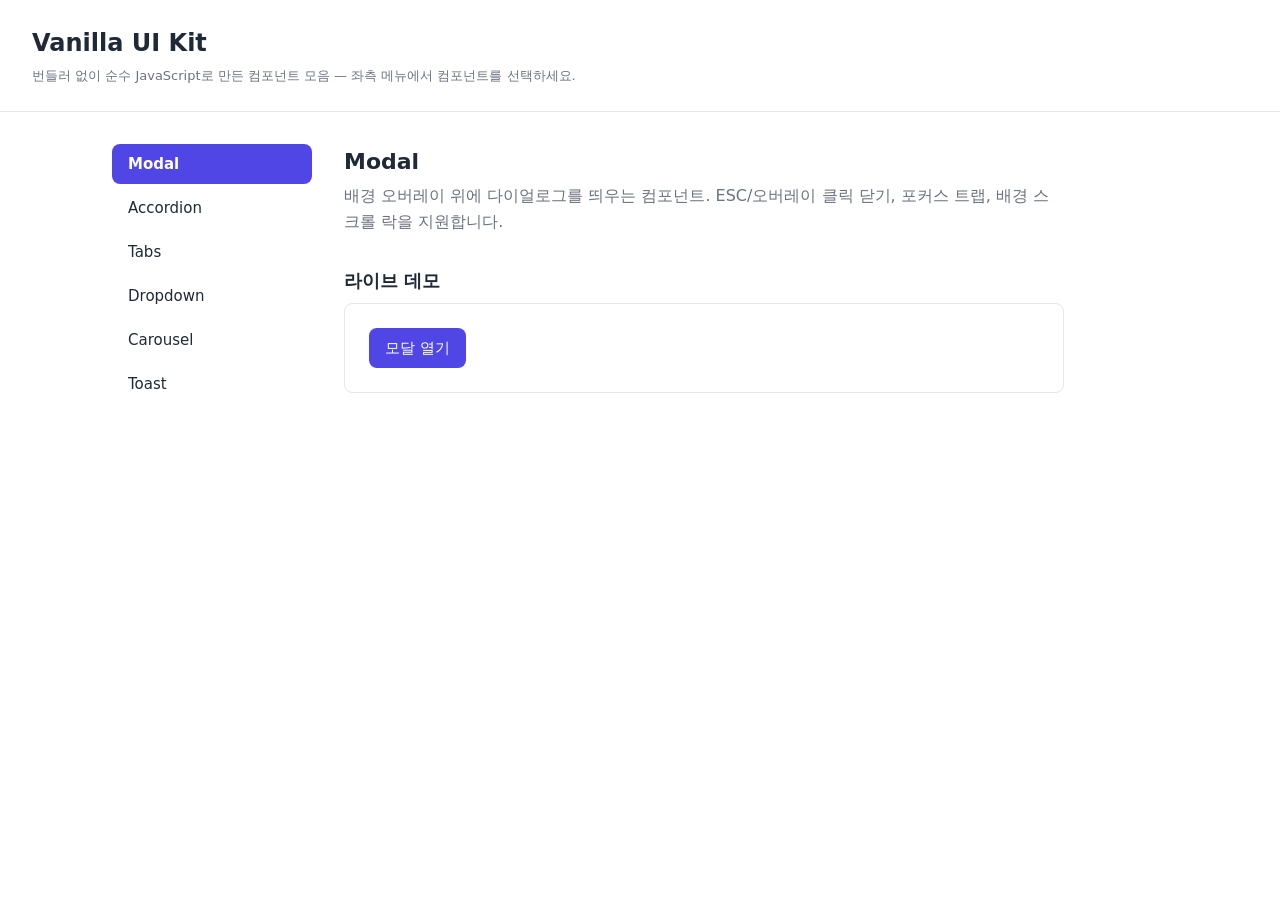
<file: index.html>
<!doctype html>
<html lang="ko">
<head>
  <meta charset="UTF-8" />
  <meta name="viewport" content="width=device-width, initial-scale=1.0" />
  <title>Vanilla UI Kit — 컴포넌트 문서</title>
  <link rel="stylesheet" href="src/styles/tokens.css" />
  <link rel="stylesheet" href="src/components/modal/modal.css" />
  <link rel="stylesheet" href="src/components/accordion/accordion.css" />
  <link rel="stylesheet" href="src/components/tabs/tabs.css" />
  <link rel="stylesheet" href="src/components/dropdown/dropdown.css" />
  <link rel="stylesheet" href="src/components/carousel/carousel.css" />
  <link rel="stylesheet" href="src/components/toast/toast.css" />
  <style>
    * {
      box-sizing: border-box;
    }

    body {
      margin: 0;
      background: var(--color-bg);
      color: var(--color-text);
      font-family: system-ui, -apple-system, "Segoe UI", sans-serif;
      line-height: 1.6;
    }

    .page-header {
      padding: var(--space-lg) var(--space-xl);
      border-bottom: 1px solid var(--color-border);
    }

    .page-header h1 {
      margin: 0 0 var(--space-xs);
      font-size: 1.5rem;
    }

    .page-header p {
      margin: 0;
      color: var(--color-text-muted);
      font-size: var(--font-size-sm);
    }

    .layout {
      display: flex;
      align-items: flex-start;
      gap: var(--space-xl);
      max-width: 1120px;
      margin: 0 auto;
      padding: var(--space-xl);
    }

    .sidebar {
      position: sticky;
      top: var(--space-xl);
      flex: 0 0 200px;
    }

    .sidebar ul {
      list-style: none;
      margin: 0;
      padding: 0;
      display: flex;
      flex-direction: column;
      gap: var(--space-xs);
    }

    .nav-link {
      display: block;
      padding: var(--space-sm) var(--space-md);
      border-radius: var(--radius-md);
      color: var(--color-text);
      text-decoration: none;
      font-size: var(--font-size-md);
      transition: background var(--transition-fast), color var(--transition-fast);
    }

    .nav-link:hover {
      background: var(--color-surface);
    }

    .nav-link.is-active {
      background: var(--color-primary);
      color: #fff;
      font-weight: 600;
    }

    .nav-toggle {
      display: none;
      align-items: center;
      justify-content: space-between;
      width: 100%;
      padding: var(--space-sm) var(--space-md);
      border: 1px solid var(--color-border);
      border-radius: var(--radius-md);
      background: var(--color-bg);
      color: var(--color-text);
      font: inherit;
      font-size: var(--font-size-md);
      font-weight: 600;
      cursor: pointer;
    }

    .nav-toggle-icon {
      font-size: 1.1rem;
      line-height: 1;
    }

    .content {
      flex: 1 1 auto;
      min-width: 0;
      max-width: 720px;
    }

    .doc-section h2 {
      margin: 0 0 var(--space-xs);
      font-size: 1.375rem;
    }

    .doc-section .desc {
      margin: 0 0 var(--space-lg);
      color: var(--color-text-muted);
    }

    .doc-section h3 {
      margin: var(--space-xl) 0 var(--space-sm);
      font-size: var(--font-size-lg);
    }

    .demo-block {
      padding: var(--space-lg);
      border: 1px solid var(--color-border);
      border-radius: var(--radius-md);
      background: var(--color-bg);
    }

    code {
      font-family: ui-monospace, SFMono-Regular, Consolas, monospace;
    }

    button, .btn {
      font: inherit;
      cursor: pointer;
    }

    .btn {
      display: inline-block;
      padding: var(--space-sm) var(--space-md);
      background: var(--color-primary);
      color: #fff;
      border: none;
      border-radius: var(--radius-md);
      font-size: var(--font-size-md);
      transition: background var(--transition-fast);
    }

    .btn:hover {
      background: var(--color-primary-hover);
    }

    .btn-secondary {
      background: transparent;
      color: var(--color-text);
      border: 1px solid var(--color-border);
    }

    .btn-secondary:hover {
      background: var(--color-border);
    }

    /* Accordion 데모 */
    .accordion-controls {
      display: flex;
      align-items: center;
      gap: var(--space-md);
      margin-bottom: var(--space-md);
    }

    .accordion-controls label {
      display: inline-flex;
      align-items: center;
      gap: var(--space-xs);
      font-size: var(--font-size-sm);
      cursor: pointer;
    }

    /* Carousel 데모 */
    #myCarousel .carousel-slide {
      color: #ffffff;
    }

    #myCarousel .carousel-slide:nth-child(1) { background: #4f46e5; }
    #myCarousel .carousel-slide:nth-child(2) { background: #0891b2; }
    #myCarousel .carousel-slide:nth-child(3) { background: #16a34a; }
    #myCarousel .carousel-slide:nth-child(4) { background: #d97706; }
    #myCarousel .carousel-slide:nth-child(5) { background: #dc2626; }

    .carousel-controls {
      display: flex;
      gap: var(--space-sm);
      margin-top: var(--space-md);
    }

    .carousel-controls button {
      padding: var(--space-sm) var(--space-md);
      border: 1px solid var(--color-border);
      border-radius: var(--radius-md);
      background: var(--color-bg);
      color: var(--color-text);
      font-size: var(--font-size-sm);
    }

    .carousel-controls button:hover {
      background: var(--color-surface);
    }

    /* Toast 데모 */
    .toast-controls {
      display: flex;
      flex-wrap: wrap;
      gap: var(--space-sm);
      margin: var(--space-md) 0;
    }

    .toast-controls button {
      padding: var(--space-sm) var(--space-md);
      border: 1px solid var(--color-border);
      border-radius: var(--radius-md);
      background: var(--color-bg);
      color: var(--color-text);
      font-size: var(--font-size-sm);
    }

    .toast-controls button:hover {
      background: var(--color-surface);
    }

    .toast-controls button.primary {
      background: var(--color-primary);
      color: #fff;
      border-color: var(--color-primary);
    }

    .toast-controls button.primary:hover {
      background: var(--color-primary-hover);
    }

    .toast-demo-row {
      display: flex;
      align-items: center;
      gap: var(--space-sm);
      margin-bottom: var(--space-md);
    }

    .toast-demo-row select {
      padding: var(--space-sm);
      border: 1px solid var(--color-border);
      border-radius: var(--radius-sm);
      font: inherit;
    }

    /* 태블릿(641~1024px) + 모바일(~640px): 좌우 2단 레이아웃 대신 nav를 콘텐츠 위로 쌓음 */
    @media (max-width: 1024px) {
      .layout {
        flex-direction: column;
        align-items: stretch;
        gap: var(--space-md);
      }

      .sidebar {
        position: static;
        flex: none;
        width: 100%;
      }

      .content {
        flex: none;
        width: 100%;
        max-width: none;
      }
    }

    /* 모바일(~640px): 좌측 메뉴를 햄버거 토글로 여닫는 드롭다운으로 전환 */
    @media (max-width: 640px) {
      .page-header,
      .layout {
        padding-left: var(--space-md);
        padding-right: var(--space-md);
      }

      .layout {
        padding-top: var(--space-md);
        padding-bottom: var(--space-md);
      }

      .nav-toggle {
        display: flex;
      }

      .sidebar ul {
        display: none;
        margin-top: var(--space-sm);
        padding: var(--space-xs);
        border: 1px solid var(--color-border);
        border-radius: var(--radius-md);
        background: var(--color-bg);
        box-shadow: var(--shadow-md);
      }

      .sidebar ul.is-open {
        display: flex;
      }

      .demo-block {
        padding: var(--space-md);
      }
    }
  </style>
</head>
<body>
  <header class="page-header">
    <h1>Vanilla UI Kit</h1>
    <p>번들러 없이 순수 JavaScript로 만든 컴포넌트 모음 — 좌측 메뉴에서 컴포넌트를 선택하세요.</p>
  </header>

  <div class="layout">
    <nav class="sidebar" aria-label="컴포넌트 목록">
      <button type="button" class="nav-toggle" id="navToggle" aria-expanded="false" aria-controls="navList">
        <span class="nav-toggle-label" id="navToggleLabel">Modal</span>
        <span class="nav-toggle-icon" aria-hidden="true">☰</span>
      </button>
      <ul id="navList">
        <li><a class="nav-link" href="#modal" data-section="modal">Modal</a></li>
        <li><a class="nav-link" href="#accordion" data-section="accordion">Accordion</a></li>
        <li><a class="nav-link" href="#tabs" data-section="tabs">Tabs</a></li>
        <li><a class="nav-link" href="#dropdown" data-section="dropdown">Dropdown</a></li>
        <li><a class="nav-link" href="#carousel" data-section="carousel">Carousel</a></li>
        <li><a class="nav-link" href="#toast" data-section="toast">Toast</a></li>
      </ul>
    </nav>

    <main class="content">
      <!-- ===================== Modal ===================== -->
      <section id="section-modal" class="doc-section" data-section="modal">
        <h2>Modal</h2>
        <p class="desc">배경 오버레이 위에 다이얼로그를 띄우는 컴포넌트. ESC/오버레이 클릭 닫기, 포커스 트랩, 배경 스크롤 락을 지원합니다.</p>

        <h3>라이브 데모</h3>
        <div class="demo-block">
          <button type="button" class="btn" id="openModalBtn">모달 열기</button>

          <!-- 모달 마크업: 루트(#demoModal) 자체가 오버레이, 내부 .modal-content가 다이얼로그 -->
          <div id="demoModal" class="modal" role="dialog" aria-modal="true" aria-labelledby="demoModalTitle">
            <div class="modal-content">
              <div class="modal-header">
                <h2 class="modal-title" id="demoModalTitle">샘플 모달</h2>
                <button type="button" class="modal-close" id="modalCloseBtn" aria-label="닫기">&times;</button>
              </div>
              <div class="modal-body">
                <p>이 모달은 다음 기능을 지원합니다:</p>
                <ul>
                  <li>ESC 키로 닫기</li>
                  <li>오버레이(배경) 클릭으로 닫기 — 이 박스를 클릭해도 닫히지 않음</li>
                  <li>Tab / Shift+Tab 포커스 트랩</li>
                  <li>배경 스크롤 락</li>
                  <li>닫을 때 이전 포커스 요소로 복귀</li>
                </ul>
                <label>
                  포커스 트랩 테스트용 입력:
                  <input type="text" placeholder="여기에 입력해보세요" />
                </label>
              </div>
              <div class="modal-footer">
                <button type="button" class="btn btn-secondary" id="modalCancelBtn">취소</button>
                <button type="button" class="btn" id="modalConfirmBtn">확인</button>
              </div>
            </div>
          </div>
        </div>
      </section>

      <!-- ===================== Accordion ===================== -->
      <section id="section-accordion" class="doc-section" data-section="accordion" hidden>
        <h2>Accordion</h2>
        <p class="desc">클릭 또는 방향키로 항목을 펼치고 접는 컴포넌트. WAI-ARIA 아코디언 패턴의 키보드 탐색을 지원합니다.</p>

        <h3>라이브 데모</h3>
        <div class="demo-block">
          <div class="accordion-controls">
            <label>
              <input type="checkbox" id="accordionMultipleToggle" />
              multiple (여러 항목 동시 열기)
            </label>
          </div>

          <div id="myAccordion" class="accordion">
            <div class="accordion-item">
              <button class="accordion-trigger" aria-expanded="false" aria-controls="acc-panel-1" id="acc-trigger-1">
                Vanilla UI Kit은 어떤 프레임워크를 사용하나요?
              </button>
              <div class="accordion-panel" id="acc-panel-1" aria-labelledby="acc-trigger-1" hidden>
                별도 프레임워크 없이 순수 JavaScript(ES 모듈)로 작성되었습니다. 모든 컴포넌트는
                공통 베이스 클래스인 Component를 상속받아 옵션 병합, 이벤트 발행, 리스너 정리를
                동일한 패턴으로 처리합니다.
              </div>
            </div>
            <div class="accordion-item">
              <button class="accordion-trigger" aria-expanded="false" aria-controls="acc-panel-2" id="acc-trigger-2">
                키보드로도 조작할 수 있나요?
              </button>
              <div class="accordion-panel" id="acc-panel-2" aria-labelledby="acc-trigger-2" hidden>
                네. WAI-ARIA 아코디언 패턴을 따릅니다. ArrowDown/ArrowUp으로 트리거 간 포커스를
                순환 이동하고, Home/End로 첫/마지막 트리거로 바로 이동할 수 있습니다.
              </div>
            </div>
            <div class="accordion-item">
              <button class="accordion-trigger" aria-expanded="false" aria-controls="acc-panel-3" id="acc-trigger-3">
                여러 항목을 동시에 열 수 있나요?
              </button>
              <div class="accordion-panel" id="acc-panel-3" aria-labelledby="acc-trigger-3" hidden>
                기본값은 false라서 하나를 열면 나머지가 자동으로 닫힙니다. 위 "multiple" 체크박스를
                켜면 여러 항목을 동시에 열어둘 수 있습니다.
              </div>
            </div>
            <div class="accordion-item">
              <button class="accordion-trigger" aria-expanded="false" aria-controls="acc-panel-4" id="acc-trigger-4">
                열고 닫을 때 애니메이션은 어떻게 동작하나요?
              </button>
              <div class="accordion-panel" id="acc-panel-4" aria-labelledby="acc-trigger-4" hidden>
                height: auto는 트랜지션이 되지 않기 때문에, 열 때는 scrollHeight로 실제 픽셀
                높이를 계산해 트랜지션한 뒤 완료 시점에 height: auto로 전환합니다. 닫을 때는
                반대 순서로 진행됩니다.
              </div>
            </div>
          </div>
        </div>
      </section>

      <!-- ===================== Tabs ===================== -->
      <section id="section-tabs" class="doc-section" data-section="tabs" hidden>
        <h2>Tabs</h2>
        <p class="desc">탭 목록 중 하나를 선택해 해당 패널을 표시하는 컴포넌트. 방향키 이동 시 즉시 활성화되는 automatic activation 패턴을 따릅니다.</p>

        <h3>라이브 데모</h3>
        <div class="demo-block">
          <div id="myTabs" class="tabs">
            <div class="tabs-list" role="tablist">
              <button class="tabs-tab" role="tab" aria-selected="true" aria-controls="tabs-panel-1" id="tabs-tab-1">개요</button>
              <button class="tabs-tab" role="tab" aria-selected="false" aria-controls="tabs-panel-2" id="tabs-tab-2" tabindex="-1">사용법</button>
              <button class="tabs-tab" role="tab" aria-selected="false" aria-controls="tabs-panel-3" id="tabs-tab-3" tabindex="-1">접근성</button>
            </div>
            <div class="tabs-panel" role="tabpanel" id="tabs-panel-1" aria-labelledby="tabs-tab-1" tabindex="0">
              Tabs는 Component 베이스 클래스를 상속받아 Modal, Accordion과 동일한 패턴(옵션 병합,
              emit을 통한 이벤트 발행, destroy 시 리스너 일괄 해제)으로 동작합니다.
            </div>
            <div class="tabs-panel" role="tabpanel" id="tabs-panel-2" aria-labelledby="tabs-tab-2" tabindex="0" hidden>
              <code>new Tabs('#myTabs', { activeIndex: 0, onChange })</code> 형태로 생성하고,
              <code>select(index)</code> 메서드로 원하는 탭을 프로그래밍 방식으로 전환할 수 있습니다.
            </div>
            <div class="tabs-panel" role="tabpanel" id="tabs-panel-3" aria-labelledby="tabs-tab-3" tabindex="0" hidden>
              WAI-ARIA 탭 패턴의 자동 활성화(automatic activation) 방식을 따릅니다. 방향키로 포커스를
              옮기면 별도의 Enter/Space 없이 즉시 해당 패널이 활성화됩니다.
            </div>
          </div>
        </div>
      </section>

      <!-- ===================== Dropdown ===================== -->
      <section id="section-dropdown" class="doc-section" data-section="dropdown" hidden>
        <h2>Dropdown</h2>
        <p class="desc">버튼을 눌러 옵션 목록을 펼치는 커스텀 셀렉트 컴포넌트. W3C APG의 Collapsible Dropdown Listbox 패턴을 따릅니다.</p>

        <h3>라이브 데모</h3>
        <div class="demo-block">
          <div id="myDropdown" class="dropdown">
            <button
              class="dropdown-trigger"
              aria-haspopup="listbox"
              aria-expanded="false"
              id="dropdown-btn"
            >
              선택하세요
            </button>
            <ul class="dropdown-list" role="listbox" aria-labelledby="dropdown-btn" hidden></ul>
          </div>
        </div>
      </section>

      <!-- ===================== Carousel ===================== -->
      <section id="section-carousel" class="doc-section" data-section="carousel" hidden>
        <h2>Carousel</h2>
        <p class="desc">여러 슬라이드를 좌우로 전환하는 컴포넌트. 자동재생, 드래그/스와이프, 인디케이터 클릭을 지원합니다.</p>

        <h3>라이브 데모</h3>
        <div class="demo-block">
          <div id="myCarousel" class="carousel">
            <div class="carousel-track">
              <div class="carousel-slide">슬라이드 1</div>
              <div class="carousel-slide">슬라이드 2</div>
              <div class="carousel-slide">슬라이드 3</div>
              <div class="carousel-slide">슬라이드 4</div>
              <div class="carousel-slide">슬라이드 5</div>
            </div>
            <button class="carousel-prev" aria-label="이전 슬라이드">‹</button>
            <button class="carousel-next" aria-label="다음 슬라이드">›</button>
            <div class="carousel-indicators"></div>
          </div>

          <div class="carousel-controls">
            <button id="carouselPlayBtn" type="button">play()</button>
            <button id="carouselPauseBtn" type="button">pause()</button>
          </div>
        </div>
      </section>

      <!-- ===================== Toast ===================== -->
      <section id="section-toast" class="doc-section" data-section="toast" hidden>
        <h2>Toast</h2>
        <p class="desc">기존 요소에 붙지 않고 스스로 컨테이너를 만들어 body에 삽입하는 매니저 패턴 컴포넌트. 짧은 알림 메시지를 표시하며, 최대 개수를 넘으면 가장 오래된 알림부터 사라집니다.</p>

        <h3>라이브 데모</h3>
        <div class="demo-block">
          <div class="toast-demo-row">
            <label for="toastPositionSelect">position</label>
            <select id="toastPositionSelect">
              <option value="top-right" selected>top-right</option>
              <option value="top-left">top-left</option>
              <option value="top-center">top-center</option>
              <option value="bottom-right">bottom-right</option>
              <option value="bottom-left">bottom-left</option>
              <option value="bottom-center">bottom-center</option>
            </select>
          </div>

          <div class="toast-controls">
            <button id="toastSuccessBtn" class="primary" type="button">알림</button>
            <button id="toastErrorBtn" type="button">오류 알림</button>
            <button id="toastBurstBtn" type="button">여러 개 한번에 띄우기</button>
          </div>
        </div>
      </section>
    </main>
  </div>

  <script type="module">
    import Modal from './src/components/modal/modal.js';
    import Accordion from './src/components/accordion/accordion.js';
    import Tabs from './src/components/tabs/tabs.js';
    import Dropdown from './src/components/dropdown/dropdown.js';
    import Carousel from './src/components/carousel/carousel.js';
    import Toast from './src/components/toast/toast.js';

    // ---------- Modal ----------
    const modal = new Modal('#demoModal', {
      closeOnEsc: true,
      closeOnOverlayClick: true,
    });
    document.getElementById('openModalBtn').addEventListener('click', () => modal.open());
    document.getElementById('modalCloseBtn').addEventListener('click', () => modal.close());
    document.getElementById('modalCancelBtn').addEventListener('click', () => modal.close());
    document.getElementById('modalConfirmBtn').addEventListener('click', () => modal.close());

    // ---------- Accordion ----------
    const accordion = new Accordion('#myAccordion', {
      multiple: false,
    });
    document.getElementById('accordionMultipleToggle').addEventListener('change', (e) => {
      accordion.options.multiple = e.target.checked;
    });

    // ---------- Tabs ----------
    const tabs = new Tabs('#myTabs', { activeIndex: 0 });

    // ---------- Dropdown ----------
    const dropdown = new Dropdown('#myDropdown', {
      options: [
        { value: 'apple', label: '사과' },
        { value: 'banana', label: '바나나' },
        { value: 'grape', label: '포도' },
        { value: 'orange', label: '오렌지' },
        { value: 'peach', label: '복숭아' },
        { value: 'watermelon', label: '수박' },
      ],
      placeholder: '과일을 선택하세요',
    });

    // ---------- Carousel ----------
    const carousel = new Carousel('#myCarousel', {
      autoplay: true,
      interval: 2000,
      loop: true,
      startIndex: 0,
    });
    document.getElementById('carouselPlayBtn').addEventListener('click', () => carousel.play({ immediate: true }));
    document.getElementById('carouselPauseBtn').addEventListener('click', () => carousel.pause());

    // ---------- Toast ----------
    let toast = new Toast({ position: 'top-right', duration: 3000, maxVisible: 3 });

    document.getElementById('toastPositionSelect').addEventListener('change', (e) => {
      toast.destroy();
      toast = new Toast({ position: e.target.value, duration: 3000, maxVisible: 3 });
    });

    document.getElementById('toastSuccessBtn').addEventListener('click', () => {
      toast.show('저장되었습니다.', { type: 'success' });
    });
    document.getElementById('toastErrorBtn').addEventListener('click', () => {
      toast.show('오류가 발생했습니다. 다시 시도해주세요.', { type: 'error' });
    });
    document.getElementById('toastBurstBtn').addEventListener('click', () => {
      const messages = [
        { message: '첫 번째 알림', type: 'info' },
        { message: '두 번째 알림', type: 'success' },
        { message: '세 번째 알림', type: 'warning' },
        { message: '네 번째 알림', type: 'error' },
        { message: '다섯 번째 알림', type: 'info' },
      ];
      messages.forEach(({ message, type }) => toast.show(message, { type }));
    });

    // ---------- 좌측 네비게이션 + 해시 라우팅 ----------
    const SECTION_NAMES = ['modal', 'accordion', 'tabs', 'dropdown', 'carousel', 'toast'];
    const navLinks = [...document.querySelectorAll('.nav-link')];
    const sections = Object.fromEntries(
      SECTION_NAMES.map((name) => [name, document.getElementById(`section-${name}`)])
    );

    // ---------- 모바일 햄버거 메뉴 토글 ----------
    const navToggle = document.getElementById('navToggle');
    const navToggleLabel = document.getElementById('navToggleLabel');
    const navList = document.getElementById('navList');

    function closeMobileNav() {
      navList.classList.remove('is-open');
      navToggle.setAttribute('aria-expanded', 'false');
    }

    navToggle.addEventListener('click', () => {
      const isOpen = navList.classList.toggle('is-open');
      navToggle.setAttribute('aria-expanded', String(isOpen));
    });

    function showSection(name) {
      if (!SECTION_NAMES.includes(name)) name = 'modal';

      // Modal 섹션을 벗어날 때 열려 있던 모달을 닫아 포커스 트랩이 남지 않도록 함
      if (name !== 'modal') modal.close();

      SECTION_NAMES.forEach((sectionName) => {
        sections[sectionName].hidden = sectionName !== name;
      });
      navLinks.forEach((link) => {
        const isActive = link.dataset.section === name;
        link.classList.toggle('is-active', isActive);
        if (isActive) {
          link.setAttribute('aria-current', 'page');
          navToggleLabel.textContent = link.textContent;
        } else {
          link.removeAttribute('aria-current');
        }
      });

      // 모바일에서 항목을 고르면 펼쳐진 드롭다운 메뉴를 접음
      closeMobileNav();
    }

    window.addEventListener('hashchange', () => {
      showSection(location.hash.slice(1));
    });

    const initialSection = location.hash.slice(1);
    if (!SECTION_NAMES.includes(initialSection)) {
      history.replaceState(null, '', '#modal');
      showSection('modal');
    } else {
      showSection(initialSection);
    }

    window.__components = { modal, accordion, tabs, dropdown, carousel, toast };
  </script>
</body>
</html>
</file>
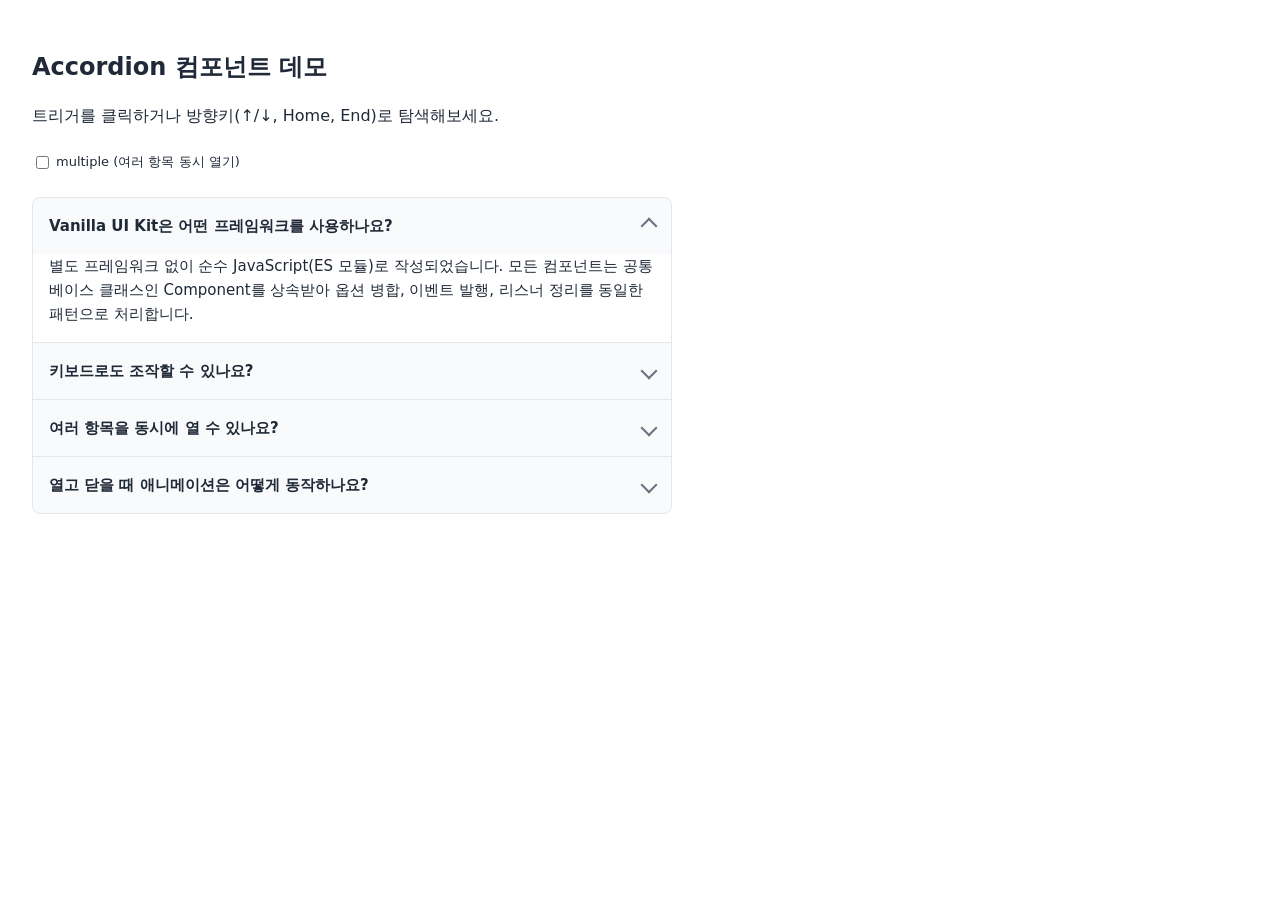
<file: docs/accordion-demo.html>
<!doctype html>
<html lang="ko">
<head>
  <meta charset="UTF-8" />
  <meta name="viewport" content="width=device-width, initial-scale=1.0" />
  <title>Accordion Demo</title>
  <link rel="stylesheet" href="../src/styles/tokens.css" />
  <link rel="stylesheet" href="../src/components/accordion/accordion.css" />
  <style>
    body {
      margin: 0;
      padding: var(--space-xl);
      background: var(--color-bg);
      color: var(--color-text);
      font-family: system-ui, -apple-system, "Segoe UI", sans-serif;
      line-height: 1.6;
    }

    h1 {
      font-size: 1.5rem;
    }

    .container {
      max-width: 640px;
    }

    .controls {
      display: flex;
      align-items: center;
      gap: var(--space-md);
      margin: var(--space-lg) 0;
    }

    label {
      display: inline-flex;
      align-items: center;
      gap: var(--space-xs);
      font-size: var(--font-size-sm);
      cursor: pointer;
    }
  </style>
</head>
<body>
  <div class="container">
    <h1>Accordion 컴포넌트 데모</h1>
    <p>트리거를 클릭하거나 방향키(↑/↓, Home, End)로 탐색해보세요.</p>

    <div class="controls">
      <label>
        <input type="checkbox" id="multipleToggle" />
        multiple (여러 항목 동시 열기)
      </label>
    </div>

    <div id="myAccordion" class="accordion">
      <div class="accordion-item">
        <button class="accordion-trigger" aria-expanded="false" aria-controls="panel-1" id="trigger-1">
          Vanilla UI Kit은 어떤 프레임워크를 사용하나요?
        </button>
        <div class="accordion-panel" id="panel-1" aria-labelledby="trigger-1" hidden>
          별도 프레임워크 없이 순수 JavaScript(ES 모듈)로 작성되었습니다. 모든 컴포넌트는
          공통 베이스 클래스인 Component를 상속받아 옵션 병합, 이벤트 발행, 리스너 정리를
          동일한 패턴으로 처리합니다.
        </div>
      </div>
      <div class="accordion-item">
        <button class="accordion-trigger" aria-expanded="false" aria-controls="panel-2" id="trigger-2">
          키보드로도 조작할 수 있나요?
        </button>
        <div class="accordion-panel" id="panel-2" aria-labelledby="trigger-2" hidden>
          네. WAI-ARIA 아코디언 패턴을 따릅니다. ArrowDown/ArrowUp으로 트리거 간 포커스를
          순환 이동하고, Home/End로 첫/마지막 트리거로 바로 이동할 수 있습니다.
        </div>
      </div>
      <div class="accordion-item">
        <button class="accordion-trigger" aria-expanded="false" aria-controls="panel-3" id="trigger-3">
          여러 항목을 동시에 열 수 있나요?
        </button>
        <div class="accordion-panel" id="panel-3" aria-labelledby="trigger-3" hidden>
          기본값은 false라서 하나를 열면 나머지가 자동으로 닫힙니다. 위 "multiple" 체크박스를
          켜면 여러 항목을 동시에 열어둘 수 있습니다.
        </div>
      </div>
      <div class="accordion-item">
        <button class="accordion-trigger" aria-expanded="false" aria-controls="panel-4" id="trigger-4">
          열고 닫을 때 애니메이션은 어떻게 동작하나요?
        </button>
        <div class="accordion-panel" id="panel-4" aria-labelledby="trigger-4" hidden>
          height: auto는 트랜지션이 되지 않기 때문에, 열 때는 scrollHeight로 실제 픽셀
          높이를 계산해 트랜지션한 뒤 완료 시점에 height: auto로 전환합니다. 닫을 때는
          반대 순서로 진행됩니다.
        </div>
      </div>
    </div>
  </div>

  <script type="module">
    import Accordion from '../src/components/accordion/accordion.js';

    const accordion = new Accordion('#myAccordion', {
      multiple: false,
      defaultOpen: 0,
    });

    document.getElementById('multipleToggle').addEventListener('change', (e) => {
      accordion.options.multiple = e.target.checked;
    });

    window.__accordion = accordion;
  </script>
</body>
</html>
</file>
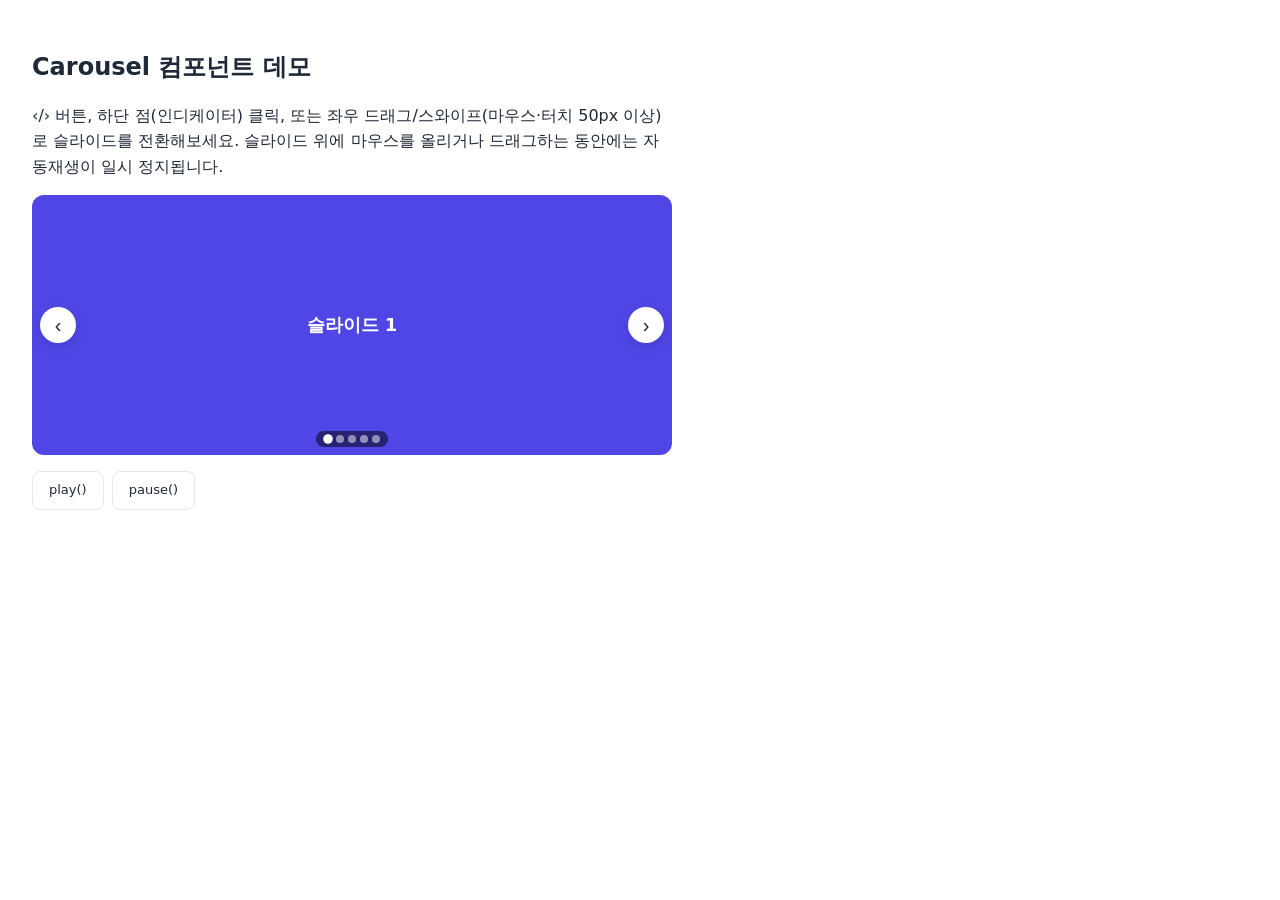
<file: docs/carousel-demo.html>
<!doctype html>
<html lang="ko">
<head>
  <meta charset="UTF-8" />
  <meta name="viewport" content="width=device-width, initial-scale=1.0" />
  <title>Carousel Demo</title>
  <link rel="stylesheet" href="../src/styles/tokens.css" />
  <link rel="stylesheet" href="../src/components/carousel/carousel.css" />
  <style>
    body {
      margin: 0;
      padding: var(--space-xl);
      background: var(--color-bg);
      color: var(--color-text);
      font-family: system-ui, -apple-system, "Segoe UI", sans-serif;
      line-height: 1.6;
    }

    h1 {
      font-size: 1.5rem;
    }

    .container {
      max-width: 640px;
    }

    .carousel-slide {
      color: #ffffff;
    }

    .carousel-slide:nth-child(1) { background: #4f46e5; }
    .carousel-slide:nth-child(2) { background: #0891b2; }
    .carousel-slide:nth-child(3) { background: #16a34a; }
    .carousel-slide:nth-child(4) { background: #d97706; }
    .carousel-slide:nth-child(5) { background: #dc2626; }

    .controls {
      display: flex;
      gap: var(--space-sm);
      margin-top: var(--space-md);
    }

    .controls button {
      padding: var(--space-sm) var(--space-md);
      border: 1px solid var(--color-border);
      border-radius: var(--radius-md);
      background: var(--color-bg);
      color: var(--color-text);
      font: inherit;
      font-size: var(--font-size-sm);
      cursor: pointer;
    }

    .controls button:hover {
      background: var(--color-surface);
    }
  </style>
</head>
<body>
  <div class="container">
    <h1>Carousel 컴포넌트 데모</h1>
    <p>
      ‹/› 버튼, 하단 점(인디케이터) 클릭, 또는 좌우 드래그/스와이프(마우스·터치 50px 이상)로 슬라이드를
      전환해보세요. 슬라이드 위에 마우스를 올리거나 드래그하는 동안에는 자동재생이 일시 정지됩니다.
    </p>

    <div id="myCarousel" class="carousel">
      <div class="carousel-track">
        <div class="carousel-slide">슬라이드 1</div>
        <div class="carousel-slide">슬라이드 2</div>
        <div class="carousel-slide">슬라이드 3</div>
        <div class="carousel-slide">슬라이드 4</div>
        <div class="carousel-slide">슬라이드 5</div>
      </div>
      <button class="carousel-prev" aria-label="이전 슬라이드">‹</button>
      <button class="carousel-next" aria-label="다음 슬라이드">›</button>
      <div class="carousel-indicators"></div>
    </div>

    <div class="controls">
      <button id="playBtn" type="button">play()</button>
      <button id="pauseBtn" type="button">pause()</button>
    </div>
  </div>

  <script type="module">
    import Carousel from '../src/components/carousel/carousel.js';

    const carousel = new Carousel('#myCarousel', {
      autoplay: true,
      interval: 3000,
      loop: true,
      startIndex: 0,
    });

    document.getElementById('playBtn').addEventListener('click', () => carousel.play({ immediate: true }));
    document.getElementById('pauseBtn').addEventListener('click', () => carousel.pause());

    window.__carousel = carousel;
  </script>
</body>
</html>
</file>
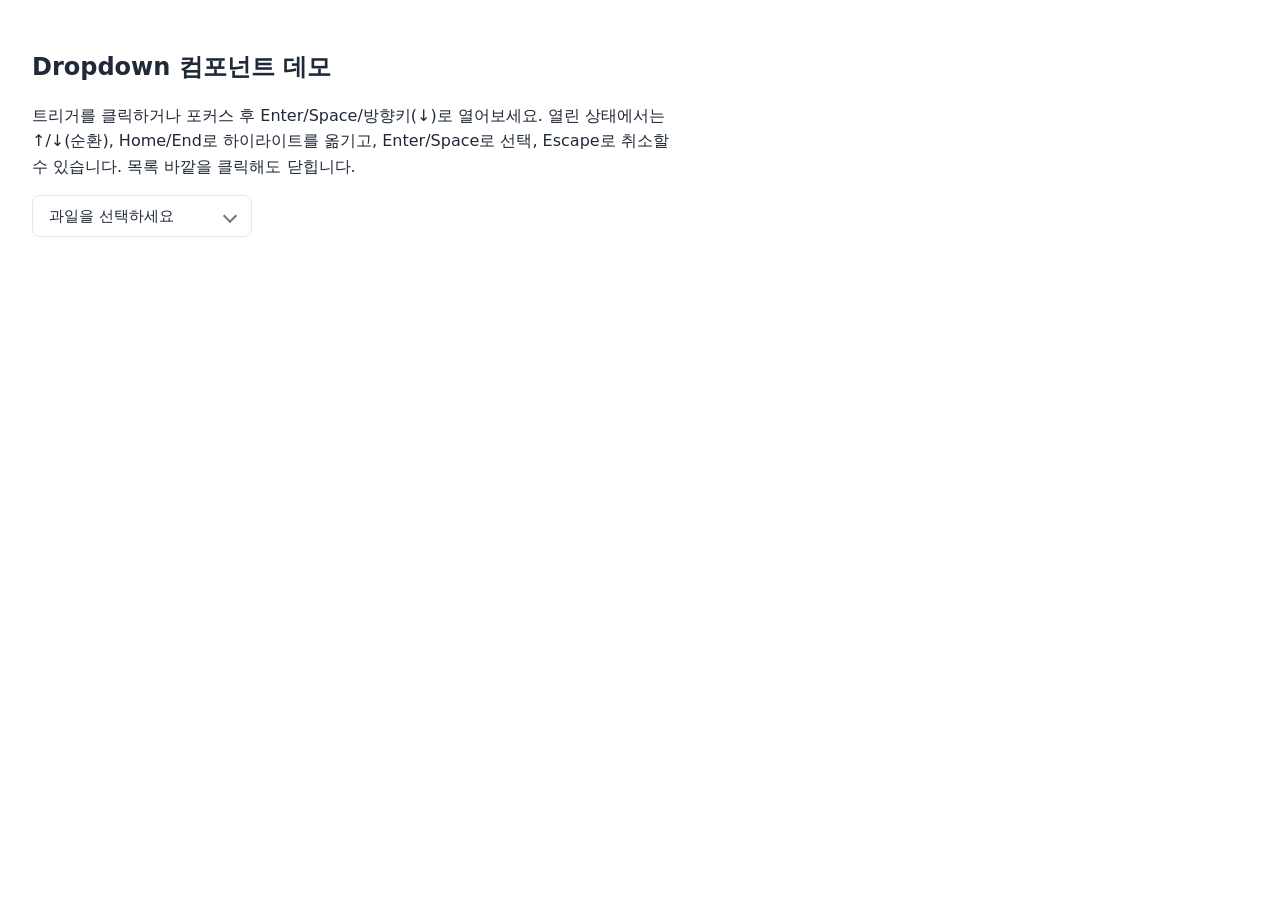
<file: docs/dropdown-demo.html>
<!doctype html>
<html lang="ko">
<head>
  <meta charset="UTF-8" />
  <meta name="viewport" content="width=device-width, initial-scale=1.0" />
  <title>Dropdown Demo</title>
  <link rel="stylesheet" href="../src/styles/tokens.css" />
  <link rel="stylesheet" href="../src/components/dropdown/dropdown.css" />
  <style>
    body {
      margin: 0;
      padding: var(--space-xl);
      background: var(--color-bg);
      color: var(--color-text);
      font-family: system-ui, -apple-system, "Segoe UI", sans-serif;
      line-height: 1.6;
    }

    h1 {
      font-size: 1.5rem;
    }

    .container {
      max-width: 640px;
    }
  </style>
</head>
<body>
  <div class="container">
    <h1>Dropdown 컴포넌트 데모</h1>
    <p>
      트리거를 클릭하거나 포커스 후 Enter/Space/방향키(↓)로 열어보세요. 열린 상태에서는
      ↑/↓(순환), Home/End로 하이라이트를 옮기고, Enter/Space로 선택, Escape로 취소할 수 있습니다.
      목록 바깥을 클릭해도 닫힙니다.
    </p>

    <div id="myDropdown" class="dropdown">
      <button
        class="dropdown-trigger"
        aria-haspopup="listbox"
        aria-expanded="false"
        id="dropdown-btn"
      >
        선택하세요
      </button>
      <ul class="dropdown-list" role="listbox" aria-labelledby="dropdown-btn" hidden></ul>
    </div>
  </div>

  <script type="module">
    import Dropdown from '../src/components/dropdown/dropdown.js';

    const dropdown = new Dropdown('#myDropdown', {
      options: [
        { value: 'apple', label: '사과' },
        { value: 'banana', label: '바나나' },
        { value: 'grape', label: '포도' },
        { value: 'orange', label: '오렌지' },
        { value: 'peach', label: '복숭아' },
        { value: 'watermelon', label: '수박' },
      ],
      placeholder: '과일을 선택하세요',
    });

    window.__dropdown = dropdown;
  </script>
</body>
</html>
</file>
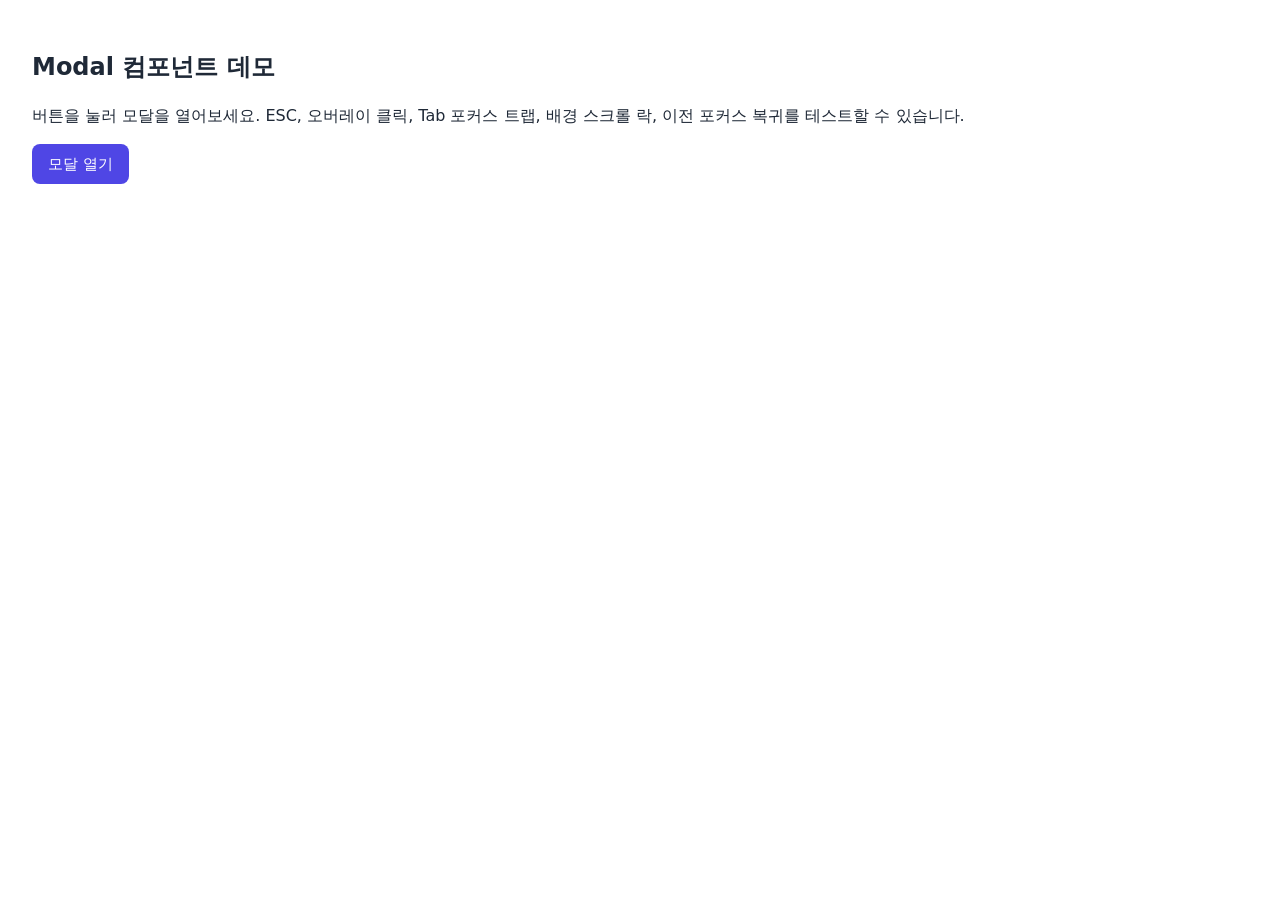
<file: docs/modal-demo.html>
<!doctype html>
<html lang="ko">
<head>
  <meta charset="UTF-8" />
  <meta name="viewport" content="width=device-width, initial-scale=1.0" />
  <title>Modal Demo</title>
  <link rel="stylesheet" href="../src/styles/tokens.css" />
  <link rel="stylesheet" href="../src/components/modal/modal.css" />
  <style>
    body {
      margin: 0;
      padding: var(--space-xl);
      background: var(--color-bg);
      color: var(--color-text);
      font-family: system-ui, -apple-system, "Segoe UI", sans-serif;
      line-height: 1.6;
    }

    h1 {
      font-size: 1.5rem;
    }

    button {
      font: inherit;
      cursor: pointer;
    }

    .btn {
      display: inline-block;
      padding: var(--space-sm) var(--space-md);
      background: var(--color-primary);
      color: #fff;
      border: none;
      border-radius: var(--radius-md);
      font-size: var(--font-size-md);
      transition: background var(--transition-fast);
    }

    .btn:hover {
      background: var(--color-primary-hover);
    }

    .btn-secondary {
      background: transparent;
      color: var(--color-text);
      border: 1px solid var(--color-border);
    }

    .btn-secondary:hover {
      background: var(--color-border);
    }
  </style>
</head>
<body>
  <h1>Modal 컴포넌트 데모</h1>
  <p>버튼을 눌러 모달을 열어보세요. ESC, 오버레이 클릭, Tab 포커스 트랩, 배경 스크롤 락, 이전 포커스 복귀를 테스트할 수 있습니다.</p>

  <button type="button" class="btn" id="openModalBtn">모달 열기</button>

  <!-- 모달 마크업: 루트(#demoModal) 자체가 오버레이, 내부 .modal-content가 다이얼로그 -->
  <div id="demoModal" class="modal" role="dialog" aria-modal="true" aria-labelledby="demoModalTitle">
    <div class="modal-content">
      <div class="modal-header">
        <h2 class="modal-title" id="demoModalTitle">샘플 모달</h2>
        <button type="button" class="modal-close" id="modalCloseBtn" aria-label="닫기">&times;</button>
      </div>
      <div class="modal-body">
        <p>이 모달은 다음 기능을 지원합니다:</p>
        <ul>
          <li>ESC 키로 닫기</li>
          <li>오버레이(배경) 클릭으로 닫기 — 이 박스를 클릭해도 닫히지 않음</li>
          <li>Tab / Shift+Tab 포커스 트랩</li>
          <li>배경 스크롤 락</li>
          <li>닫을 때 이전 포커스 요소로 복귀</li>
        </ul>
        <label>
          포커스 트랩 테스트용 입력:
          <input type="text" placeholder="여기에 입력해보세요" />
        </label>
      </div>
      <div class="modal-footer">
        <button type="button" class="btn btn-secondary" id="modalCancelBtn">취소</button>
        <button type="button" class="btn" id="modalConfirmBtn">확인</button>
      </div>
    </div>
  </div>

  <script type="module">
    import Modal from '../src/components/modal/modal.js';

    const modal = new Modal('#demoModal', {
      closeOnEsc: true,
      closeOnOverlayClick: true,
    });

    document.getElementById('openModalBtn').addEventListener('click', () => modal.open());
    document.getElementById('modalCloseBtn').addEventListener('click', () => modal.close());
    document.getElementById('modalCancelBtn').addEventListener('click', () => modal.close());
    document.getElementById('modalConfirmBtn').addEventListener('click', () => modal.close());

    // 중복 open() 호출 방지 테스트용 — 콘솔에서 window.__modal.open()을 여러 번 호출해봐도 안전함
    window.__modal = modal;
  </script>
</body>
</html>
</file>
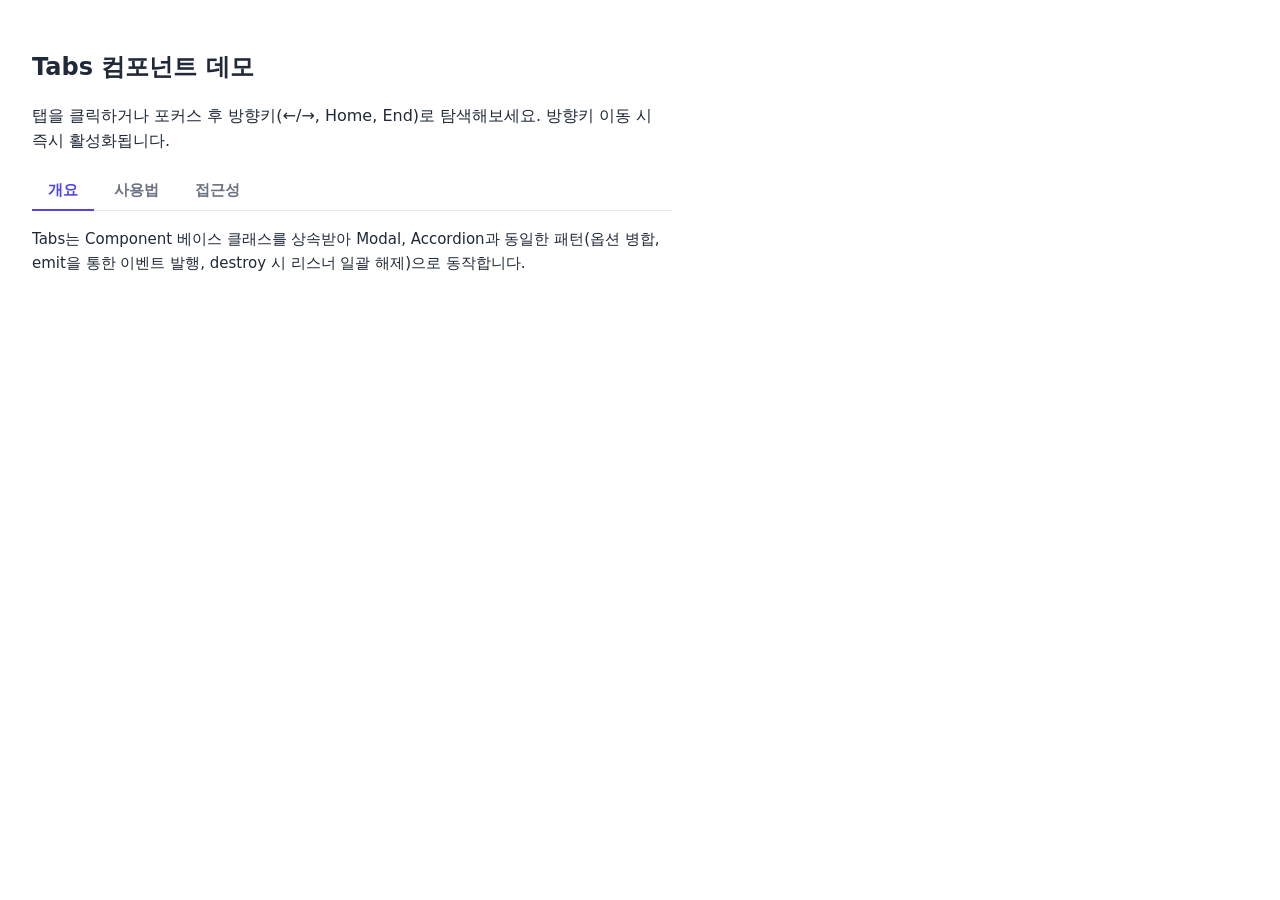
<file: docs/tabs-demo.html>
<!doctype html>
<html lang="ko">
<head>
  <meta charset="UTF-8" />
  <meta name="viewport" content="width=device-width, initial-scale=1.0" />
  <title>Tabs Demo</title>
  <link rel="stylesheet" href="../src/styles/tokens.css" />
  <link rel="stylesheet" href="../src/components/tabs/tabs.css" />
  <style>
    body {
      margin: 0;
      padding: var(--space-xl);
      background: var(--color-bg);
      color: var(--color-text);
      font-family: system-ui, -apple-system, "Segoe UI", sans-serif;
      line-height: 1.6;
    }

    h1 {
      font-size: 1.5rem;
    }

    .container {
      max-width: 640px;
    }
  </style>
</head>
<body>
  <div class="container">
    <h1>Tabs 컴포넌트 데모</h1>
    <p>탭을 클릭하거나 포커스 후 방향키(←/→, Home, End)로 탐색해보세요. 방향키 이동 시 즉시 활성화됩니다.</p>

    <div id="myTabs" class="tabs">
      <div class="tabs-list" role="tablist">
        <button class="tabs-tab" role="tab" aria-selected="true" aria-controls="panel-1" id="tab-1">개요</button>
        <button class="tabs-tab" role="tab" aria-selected="false" aria-controls="panel-2" id="tab-2" tabindex="-1">사용법</button>
        <button class="tabs-tab" role="tab" aria-selected="false" aria-controls="panel-3" id="tab-3" tabindex="-1">접근성</button>
      </div>
      <div class="tabs-panel" role="tabpanel" id="panel-1" aria-labelledby="tab-1" tabindex="0">
        Tabs는 Component 베이스 클래스를 상속받아 Modal, Accordion과 동일한 패턴(옵션 병합,
        emit을 통한 이벤트 발행, destroy 시 리스너 일괄 해제)으로 동작합니다.
      </div>
      <div class="tabs-panel" role="tabpanel" id="panel-2" aria-labelledby="tab-2" tabindex="0" hidden>
        <code>new Tabs('#myTabs', { activeIndex: 0, onChange })</code> 형태로 생성하고,
        <code>select(index)</code> 메서드로 원하는 탭을 프로그래밍 방식으로 전환할 수 있습니다.
      </div>
      <div class="tabs-panel" role="tabpanel" id="panel-3" aria-labelledby="tab-3" tabindex="0" hidden>
        WAI-ARIA 탭 패턴의 자동 활성화(automatic activation) 방식을 따릅니다. 방향키로 포커스를
        옮기면 별도의 Enter/Space 없이 즉시 해당 패널이 활성화됩니다.
      </div>
    </div>
  </div>

  <script type="module">
    import Tabs from '../src/components/tabs/tabs.js';

    const tabs = new Tabs('#myTabs', {
      activeIndex: 0,
    });

    window.__tabs = tabs;
  </script>
</body>
</html>
</file>
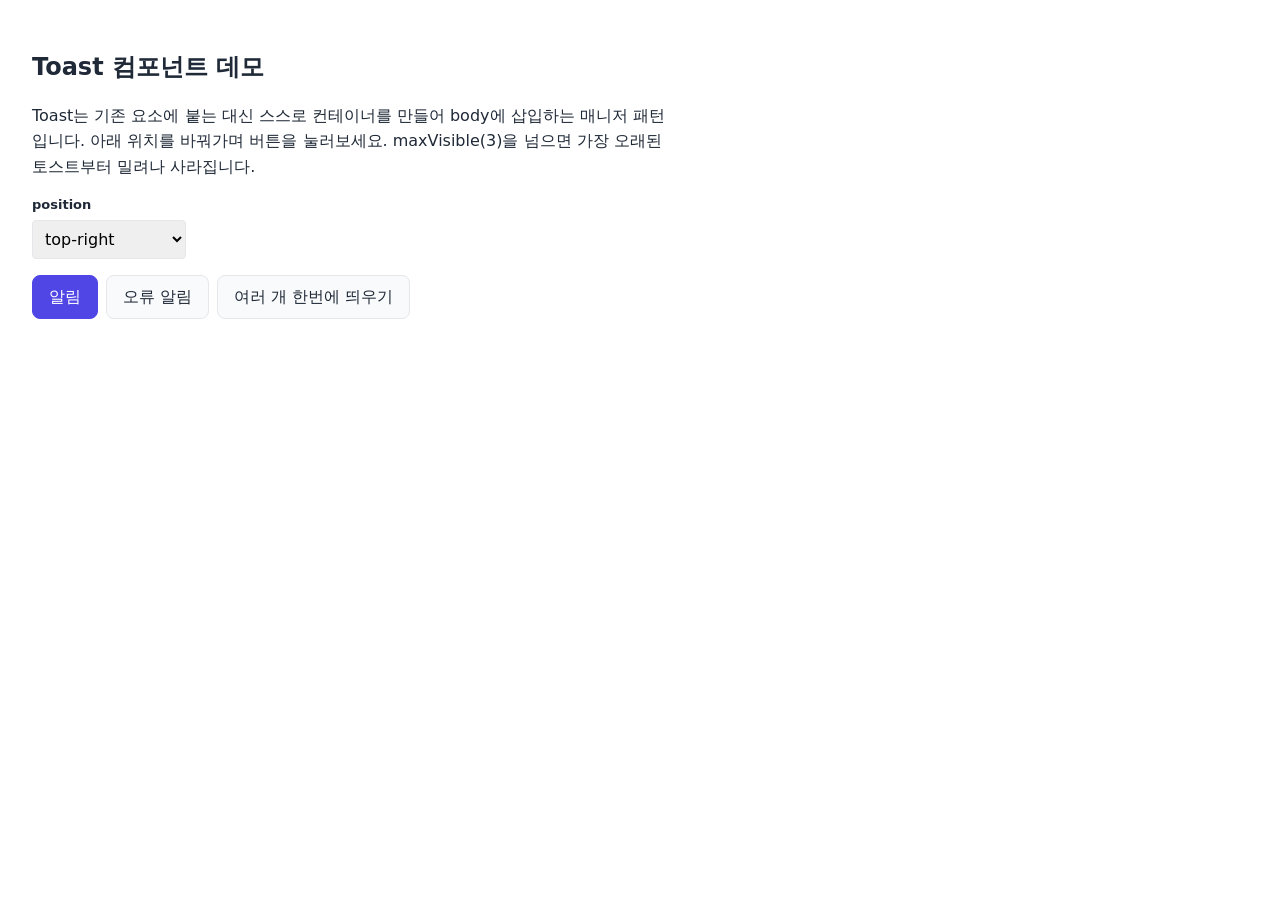
<file: docs/toast-demo.html>
<!doctype html>
<html lang="ko">
<head>
  <meta charset="UTF-8" />
  <meta name="viewport" content="width=device-width, initial-scale=1.0" />
  <title>Toast Demo</title>
  <link rel="stylesheet" href="../src/styles/tokens.css" />
  <link rel="stylesheet" href="../src/components/toast/toast.css" />
  <style>
    body {
      margin: 0;
      padding: var(--space-xl);
      background: var(--color-bg);
      color: var(--color-text);
      font-family: system-ui, -apple-system, "Segoe UI", sans-serif;
      line-height: 1.6;
    }

    h1 {
      font-size: 1.5rem;
    }

    .container {
      max-width: 640px;
    }

    .controls {
      display: flex;
      flex-wrap: wrap;
      gap: var(--space-sm);
      margin: var(--space-md) 0;
    }

    label {
      display: block;
      margin-top: var(--space-md);
      font-size: var(--font-size-sm);
      font-weight: 600;
    }

    select {
      margin-top: var(--space-xs);
      padding: var(--space-sm);
      border: 1px solid var(--color-border);
      border-radius: var(--radius-sm);
      font: inherit;
    }

    button {
      padding: var(--space-sm) var(--space-md);
      border: 1px solid var(--color-border);
      border-radius: var(--radius-md);
      background: var(--color-surface);
      color: var(--color-text);
      font: inherit;
      cursor: pointer;
      transition: background var(--transition-fast);
    }

    button:hover {
      background: var(--color-border);
    }

    button.primary {
      background: var(--color-primary);
      color: #fff;
      border-color: var(--color-primary);
    }

    button.primary:hover {
      background: var(--color-primary-hover);
    }
  </style>
</head>
<body>
  <div class="container">
    <h1>Toast 컴포넌트 데모</h1>
    <p>
      Toast는 기존 요소에 붙는 대신 스스로 컨테이너를 만들어 body에 삽입하는 매니저 패턴입니다.
      아래 위치를 바꿔가며 버튼을 눌러보세요. maxVisible(3)을 넘으면
      가장 오래된 토스트부터 밀려나 사라집니다.
    </p>

    <label for="positionSelect">position</label>
    <select id="positionSelect">
      <option value="top-right" selected>top-right</option>
      <option value="top-left">top-left</option>
      <option value="top-center">top-center</option>
      <option value="bottom-right">bottom-right</option>
      <option value="bottom-left">bottom-left</option>
      <option value="bottom-center">bottom-center</option>
    </select>

    <div class="controls">
      <button id="btnSuccess" class="primary">알림</button>
      <button id="btnError">오류 알림</button>
      <button id="btnBurst">여러 개 한번에 띄우기</button>
    </div>
  </div>

  <script type="module">
    import Toast from '../src/components/toast/toast.js';

    let toast = new Toast({ position: 'top-right', duration: 3000, maxVisible: 3 });

    document.getElementById('positionSelect').addEventListener('change', (e) => {
      const position = e.target.value;
      toast.destroy();
      toast = new Toast({ position, duration: 3000, maxVisible: 3 });
    });

    document.getElementById('btnSuccess').addEventListener('click', () => {
      toast.show('저장되었습니다.', { type: 'success' });
    });

    document.getElementById('btnError').addEventListener('click', () => {
      toast.show('오류가 발생했습니다. 다시 시도해주세요.', { type: 'error' });
    });

    document.getElementById('btnBurst').addEventListener('click', () => {
      const messages = [
        { message: '첫 번째 알림', type: 'info' },
        { message: '두 번째 알림', type: 'success' },
        { message: '세 번째 알림', type: 'warning' },
        { message: '네 번째 알림', type: 'error' },
        { message: '다섯 번째 알림', type: 'info' },
      ];
      messages.forEach(({ message, type }) => toast.show(message, { type }));
    });

    window.__toast = toast;
  </script>
</body>
</html>
</file>
<file: src/styles/tokens.css>
:root {
  /* Color */
  --color-primary: #4f46e5;
  --color-primary-hover: #4338ca;
  --color-danger: #dc2626;
  --color-bg: #ffffff;
  --color-surface: #f9fafb;
  --color-text: #1f2937;
  --color-text-muted: #6b7280;
  --color-border: #e5e7eb;
  --color-overlay: rgba(0, 0, 0, 0.5);

  /* Radius */
  --radius-sm: 4px;
  --radius-md: 8px;
  --radius-lg: 12px;

  /* Spacing */
  --space-xs: 4px;
  --space-sm: 8px;
  --space-md: 16px;
  --space-lg: 24px;
  --space-xl: 32px;

  /* Typography */
  --font-size-sm: 13px;
  --font-size-md: 15px;
  --font-size-lg: 18px;

  /* Motion */
  --transition-fast: 150ms ease;
  --transition-base: 250ms ease;

  /* Elevation */
  --shadow-md: 0 4px 12px rgba(0, 0, 0, 0.1);
  --shadow-lg: 0 10px 30px rgba(0, 0, 0, 0.15);

  /* Layers */
  --z-modal: 1000;
  --z-toast: 1100;

  /*
   * Breakpoints — 모바일: ~640px, 태블릿: 641~1024px, 데스크톱: 1025px~
   * CSS 미디어 쿼리 조건에는 var()를 쓸 수 없어 @media에는 아래 px 값을 직접 입력해야 하지만,
   * matchMedia() 등 JS에서 참조하거나 값을 문서화해두는 용도로 남겨둔다.
   */
  --breakpoint-mobile: 640px;
  --breakpoint-tablet: 1024px;
}
</file>
<file: src/components/modal/modal.css>
/**
 * Modal 컴포넌트 스타일
 * .modal 자체가 오버레이(배경)이며, 내부 .modal-content가 실제 다이얼로그 박스
 */
.modal {
  position: fixed;
  inset: 0;
  display: none;
  align-items: center;
  justify-content: center;
  padding: var(--space-md);
  background: var(--color-overlay);
  z-index: var(--z-modal);
  opacity: 0;
  transition: opacity var(--transition-base);
}

.modal.is-open {
  display: flex;
  opacity: 1;
}

.modal-content {
  width: 100%;
  max-width: 480px;
  max-height: 85vh;
  overflow-y: auto;
  background: var(--color-surface);
  color: var(--color-text);
  border-radius: var(--radius-lg);
  box-shadow: var(--shadow-lg);
  padding: var(--space-lg);
  transform: translateY(-16px) scale(0.98);
  transition: transform var(--transition-base);
}

.modal.is-open .modal-content {
  transform: translateY(0) scale(1);
}

.modal-header {
  display: flex;
  align-items: center;
  justify-content: space-between;
  gap: var(--space-md);
  margin-bottom: var(--space-md);
}

.modal-title {
  margin: 0;
  font-size: var(--font-size-lg);
  font-weight: 600;
}

.modal-close {
  border: none;
  background: transparent;
  color: var(--color-text-muted);
  font-size: var(--font-size-lg);
  line-height: 1;
  cursor: pointer;
  padding: var(--space-sm);
  border-radius: var(--radius-md);
  transition: background var(--transition-fast), color var(--transition-fast);
}

.modal-close:hover {
  background: var(--color-border);
  color: var(--color-text);
}

.modal-body {
  color: var(--color-text);
  font-size: var(--font-size-md);
}

.modal-footer {
  display: flex;
  justify-content: flex-end;
  gap: var(--space-sm);
  margin-top: var(--space-lg);
}

/* 모바일: 화면 폭에 맞춰 다이얼로그가 줄어들도록 max-width를 뷰포트 기준으로 재정의 */
@media (max-width: 640px) {
  .modal {
    padding: var(--space-sm);
  }

  .modal-content {
    max-width: 90vw;
    max-height: 90vh;
    padding: var(--space-md);
  }

  .modal-footer {
    flex-wrap: wrap;
  }

  .modal-footer button {
    flex: 1 1 auto;
  }
}
</file>
<file: src/components/accordion/accordion.css>
/**
 * Accordion 컴포넌트 스타일
 * .accordion-panel은 accordion.js에서 height를 인라인으로 제어하므로
 * box-sizing: border-box로 두어 scrollHeight 기반 계산과 어긋나지 않도록 함
 */
.accordion {
  border: 1px solid var(--color-border);
  border-radius: var(--radius-md);
  overflow: hidden;
  background: var(--color-surface);
}

.accordion-item {
  border-bottom: 1px solid var(--color-border);
}

.accordion-item:last-child {
  border-bottom: none;
}

.accordion-trigger {
  display: flex;
  align-items: center;
  justify-content: space-between;
  gap: var(--space-md);
  width: 100%;
  padding: var(--space-md);
  border: none;
  background: transparent;
  color: var(--color-text);
  font: inherit;
  font-size: var(--font-size-md);
  font-weight: 600;
  text-align: left;
  cursor: pointer;
  transition: background var(--transition-fast);
}

.accordion-trigger:hover {
  background: var(--color-border);
}

.accordion-trigger:focus-visible {
  outline: 2px solid var(--color-primary);
  outline-offset: -2px;
}

.accordion-trigger::after {
  content: '';
  flex-shrink: 0;
  width: 10px;
  height: 10px;
  border-right: 2px solid var(--color-text-muted);
  border-bottom: 2px solid var(--color-text-muted);
  transform: rotate(45deg);
  transition: transform var(--transition-fast);
}

.accordion-trigger[aria-expanded='true']::after {
  transform: rotate(-135deg);
}

.accordion-panel {
  height: 0;
  overflow: hidden;
  box-sizing: border-box;
  padding: 0 var(--space-md) var(--space-md);
  background: var(--color-bg);
  color: var(--color-text);
  font-size: var(--font-size-md);
  transition: height var(--transition-base);
}

@media (prefers-reduced-motion: reduce) {
  .accordion-panel {
    transition: none;
  }

  .accordion-trigger::after {
    transition: none;
  }
}
</file>
<file: src/components/tabs/tabs.css>
/**
 * Tabs 컴포넌트 스타일
 */
.tabs-list {
  display: flex;
  gap: var(--space-xs);
  border-bottom: 1px solid var(--color-border);
}

.tabs-tab {
  position: relative;
  padding: var(--space-sm) var(--space-md);
  border: none;
  background: transparent;
  color: var(--color-text-muted);
  font: inherit;
  font-size: var(--font-size-md);
  font-weight: 600;
  cursor: pointer;
  transition: color var(--transition-fast), background var(--transition-fast);
}

.tabs-tab::after {
  content: '';
  position: absolute;
  left: 0;
  right: 0;
  bottom: -1px;
  height: 2px;
  background: transparent;
  transition: background var(--transition-fast);
}

.tabs-tab:hover {
  color: var(--color-text);
  background: var(--color-surface);
}

.tabs-tab:focus-visible {
  outline: 2px solid var(--color-primary);
  outline-offset: -2px;
}

.tabs-tab[aria-selected='true'] {
  color: var(--color-primary);
}

.tabs-tab[aria-selected='true']::after {
  background: var(--color-primary);
}

.tabs-panel {
  padding: var(--space-md) 0;
  color: var(--color-text);
  font-size: var(--font-size-md);
}

.tabs-panel:focus-visible {
  outline: 2px solid var(--color-primary);
  outline-offset: 2px;
}

@media (prefers-reduced-motion: reduce) {
  .tabs-tab,
  .tabs-tab::after {
    transition: none;
  }
}

/* 모바일/태블릿: 탭이 많아 한 줄에 다 들어가지 않으면 가로 스크롤 */
@media (max-width: 1024px) {
  .tabs-list {
    overflow-x: auto;
    overflow-y: hidden;
    -webkit-overflow-scrolling: touch;
    scrollbar-width: thin;
  }

  .tabs-tab {
    flex-shrink: 0;
  }
}
</file>
<file: src/components/dropdown/dropdown.css>
/**
 * Dropdown 컴포넌트 스타일
 * .dropdown-list는 트리거 기준 절대 위치로 펼쳐지며, 열림 여부는 dropdown.js가
 * hidden 속성으로 제어한다
 */
.dropdown {
  position: relative;
  display: inline-block;
  min-width: 220px;
  max-width: 100%;
}

.dropdown-trigger {
  display: flex;
  align-items: center;
  justify-content: space-between;
  gap: var(--space-sm);
  width: 100%;
  padding: var(--space-sm) var(--space-md);
  border: 1px solid var(--color-border);
  border-radius: var(--radius-md);
  background: var(--color-bg);
  color: var(--color-text);
  font: inherit;
  font-size: var(--font-size-md);
  text-align: left;
  cursor: pointer;
  transition: border-color var(--transition-fast), box-shadow var(--transition-fast);
}

.dropdown-trigger::after {
  content: '';
  flex-shrink: 0;
  width: 8px;
  height: 8px;
  margin-left: var(--space-sm);
  border-right: 2px solid var(--color-text-muted);
  border-bottom: 2px solid var(--color-text-muted);
  transform: rotate(45deg);
  transition: transform var(--transition-fast);
}

.dropdown-trigger:hover {
  border-color: var(--color-primary);
}

.dropdown-trigger:focus-visible {
  outline: 2px solid var(--color-primary);
  outline-offset: 2px;
}

.dropdown-trigger[aria-expanded='true'] {
  border-color: var(--color-primary);
}

.dropdown-trigger[aria-expanded='true']::after {
  transform: rotate(-135deg);
}

.dropdown-list {
  position: absolute;
  top: calc(100% + var(--space-xs));
  left: 0;
  right: 0;
  z-index: var(--z-modal);
  margin: 0;
  padding: var(--space-xs);
  list-style: none;
  background: var(--color-bg);
  border: 1px solid var(--color-border);
  border-radius: var(--radius-md);
  box-shadow: var(--shadow-md);
  /* 화면 높이가 작은 기기에서도 목록이 뷰포트를 넘지 않도록 vh 기준 상한을 함께 둠 */
  max-height: min(260px, 60vh);
  overflow-y: auto;
}

.dropdown-option {
  padding: var(--space-sm) var(--space-md);
  border-radius: var(--radius-sm);
  color: var(--color-text);
  font-size: var(--font-size-md);
  cursor: pointer;
  transition: background var(--transition-fast), color var(--transition-fast);
}

.dropdown-option:hover,
.dropdown-option.is-highlighted {
  background: var(--color-surface);
  color: var(--color-primary);
}

.dropdown-option[aria-selected='true'] {
  color: var(--color-primary);
  font-weight: 600;
}

@media (prefers-reduced-motion: reduce) {
  .dropdown-trigger,
  .dropdown-trigger::after,
  .dropdown-option {
    transition: none;
  }
}
</file>
<file: src/components/carousel/carousel.css>
/**
 * Carousel 컴포넌트 스타일
 * .carousel-track은 carousel.js가 transform: translateX(-{index*100}%)로
 * 직접 제어하므로, CSS는 레이아웃/전환/버튼/인디케이터 스타일만 담당한다
 */
.carousel {
  position: relative;
  overflow: hidden;
  border-radius: var(--radius-lg);
  background: var(--color-surface);
}

.carousel-track {
  display: flex;
  width: 100%;
  touch-action: pan-y;
  transition: transform var(--transition-base);
}

.carousel-slide {
  flex: 0 0 100%;
  width: 100%;
  min-height: 260px;
  display: flex;
  align-items: center;
  justify-content: center;
  color: var(--color-text);
  font-size: var(--font-size-lg);
  font-weight: 600;
  user-select: none;
}

.carousel-prev,
.carousel-next {
  position: absolute;
  top: 50%;
  transform: translateY(-50%);
  z-index: 1;
  display: flex;
  align-items: center;
  justify-content: center;
  width: 36px;
  height: 36px;
  border: none;
  border-radius: 50%;
  background: var(--color-bg);
  color: var(--color-text);
  font-size: 1.25rem;
  line-height: 1;
  box-shadow: var(--shadow-md);
  cursor: pointer;
  transition: background var(--transition-fast), opacity var(--transition-fast);
}

.carousel-prev:hover,
.carousel-next:hover {
  background: var(--color-surface);
}

.carousel-prev:focus-visible,
.carousel-next:focus-visible {
  outline: 2px solid var(--color-primary);
  outline-offset: 2px;
}

.carousel-prev:disabled,
.carousel-next:disabled {
  opacity: 0.35;
  cursor: not-allowed;
}

.carousel-prev {
  left: var(--space-sm);
}

.carousel-next {
  right: var(--space-sm);
}

.carousel-indicators {
  position: absolute;
  left: 50%;
  bottom: var(--space-sm);
  transform: translateX(-50%);
  z-index: 1;
  display: flex;
  gap: var(--space-xs);
  padding: var(--space-xs) var(--space-sm);
  border-radius: var(--radius-lg);
  background: var(--color-overlay);
}

.carousel-dot {
  width: 8px;
  height: 8px;
  padding: 0;
  border: none;
  border-radius: 50%;
  background: rgba(255, 255, 255, 0.5);
  cursor: pointer;
  transition: background var(--transition-fast), transform var(--transition-fast);
}

.carousel-dot:hover {
  background: rgba(255, 255, 255, 0.8);
}

.carousel-dot:focus-visible {
  outline: 2px solid var(--color-primary);
  outline-offset: 2px;
}

.carousel-dot.active {
  background: #ffffff;
  transform: scale(1.2);
}

@media (prefers-reduced-motion: reduce) {
  .carousel-track,
  .carousel-prev,
  .carousel-next,
  .carousel-dot {
    transition: none;
  }
}

/*
 * 모바일/태블릿: 터치로 조작하는 경우가 많으므로 prev/next 버튼과 인디케이터의
 * 실제 탭 영역을 WCAG 권장 최소 크기(44x44px) 이상으로 키운다.
 * 인디케이터는 시각적 점 크기는 유지하고, padding + background-clip: content-box로
 * 눈에 보이지 않는 여백만 늘려 탭 영역을 확보한다.
 */
@media (max-width: 1024px) {
  .carousel-prev,
  .carousel-next {
    width: 44px;
    height: 44px;
    font-size: 1.5rem;
  }

  .carousel-indicators {
    gap: 0;
  }

  .carousel-dot {
    /*
     * padding로 히트 영역을 늘리는 트릭은 box-sizing에 좌우되므로, 이 컴포넌트를
     * 불러오는 페이지가 `* { box-sizing: border-box }` 같은 전역 리셋을 쓰더라도
     * 항상 8px 점 + 18px 여백(합 44px)이 되도록 content-box로 고정한다.
     */
    box-sizing: content-box;
    width: 8px;
    height: 8px;
    padding: 18px;
    background-clip: content-box;
  }
}
</file>
<file: src/components/toast/toast.css>
/**
 * Toast 컴포넌트 스타일
 * .toast-container는 toast.js가 body에 직접 삽입하는 요소로, position 옵션에 따라
 * 화면 6방향(상/하 × 좌/중/우) 중 한 곳에 고정된다. 컨테이너 자체는 pointer-events: none이라
 * 빈 공간을 클릭해도 페이지 요소를 가리지 않으며, 개별 .toast만 pointer-events: auto로 되돌린다.
 */
.toast-container {
  position: fixed;
  z-index: var(--z-toast);
  display: flex;
  flex-direction: column;
  gap: var(--space-sm);
  max-width: min(360px, calc(100vw - var(--space-lg) * 2));
  pointer-events: none;
}

.toast-container--top-left,
.toast-container--top-center,
.toast-container--top-right {
  top: var(--space-lg);
}

.toast-container--bottom-left,
.toast-container--bottom-center,
.toast-container--bottom-right {
  bottom: var(--space-lg);
  /* 새 토스트가 DOM 끝에 추가되어도 화면 아래쪽 가장자리에 붙어 위로 쌓이도록 순서를 뒤집음 */
  flex-direction: column-reverse;
}

.toast-container--top-left,
.toast-container--bottom-left {
  left: var(--space-lg);
  align-items: flex-start;
}

.toast-container--top-center,
.toast-container--bottom-center {
  left: 50%;
  transform: translateX(-50%);
  align-items: center;
}

.toast-container--top-right,
.toast-container--bottom-right {
  right: var(--space-lg);
  align-items: flex-end;
}

.toast {
  display: flex;
  align-items: center;
  gap: var(--space-sm);
  min-width: 240px;
  max-width: 100%;
  padding: var(--space-sm) var(--space-md);
  border-radius: var(--radius-md);
  box-shadow: var(--shadow-md);
  background: var(--color-surface);
  color: var(--color-text);
  border-left: 4px solid var(--color-border);
  font-size: var(--font-size-sm);
  line-height: 1.5;
  pointer-events: auto;
  opacity: 0;
  transition: opacity var(--transition-base), transform var(--transition-base);
}

.toast-container--top-left .toast,
.toast-container--top-center .toast,
.toast-container--top-right .toast {
  transform: translateY(-12px);
}

.toast-container--bottom-left .toast,
.toast-container--bottom-center .toast,
.toast-container--bottom-right .toast {
  transform: translateY(12px);
}

.toast.is-visible {
  opacity: 1;
  transform: translateY(0);
}

.toast.is-leaving {
  opacity: 0;
}

.toast--success {
  border-left-color: #16a34a;
}

.toast--error {
  border-left-color: var(--color-danger);
}

.toast--info {
  border-left-color: var(--color-primary);
}

.toast--warning {
  border-left-color: #d97706;
}

.toast-message {
  flex: 1;
}

.toast-close {
  flex-shrink: 0;
  border: none;
  background: transparent;
  color: var(--color-text-muted);
  font-size: var(--font-size-lg);
  line-height: 1;
  cursor: pointer;
  padding: 0 var(--space-xs);
  border-radius: var(--radius-sm);
  transition: background var(--transition-fast), color var(--transition-fast);
}

.toast-close:hover {
  background: var(--color-border);
  color: var(--color-text);
}

@media (prefers-reduced-motion: reduce) {
  .toast {
    transition: none;
  }
}

/*
 * 모바일: 구석에 뜨면 잘 보이지 않으므로 position 옵션(top/bottom, left/center/right)과
 * 무관하게 항상 화면 상단 전체 폭으로 표시한다. 선택자 특이도가 위의 위치별 변형 규칙과
 * 동일(클래스 2개)하므로, 파일 뒤쪽에 위치한 이 규칙이 캐스케이드 순서상 우선한다.
 */
@media (max-width: 640px) {
  .toast-container {
    top: var(--space-sm);
    right: var(--space-sm);
    left: var(--space-sm);
    bottom: auto;
    transform: none;
    max-width: none;
    align-items: stretch;
    flex-direction: column;
  }

  .toast-container .toast {
    min-width: 0;
    width: 100%;
    transform: translateY(-12px);
  }
}
</file>
